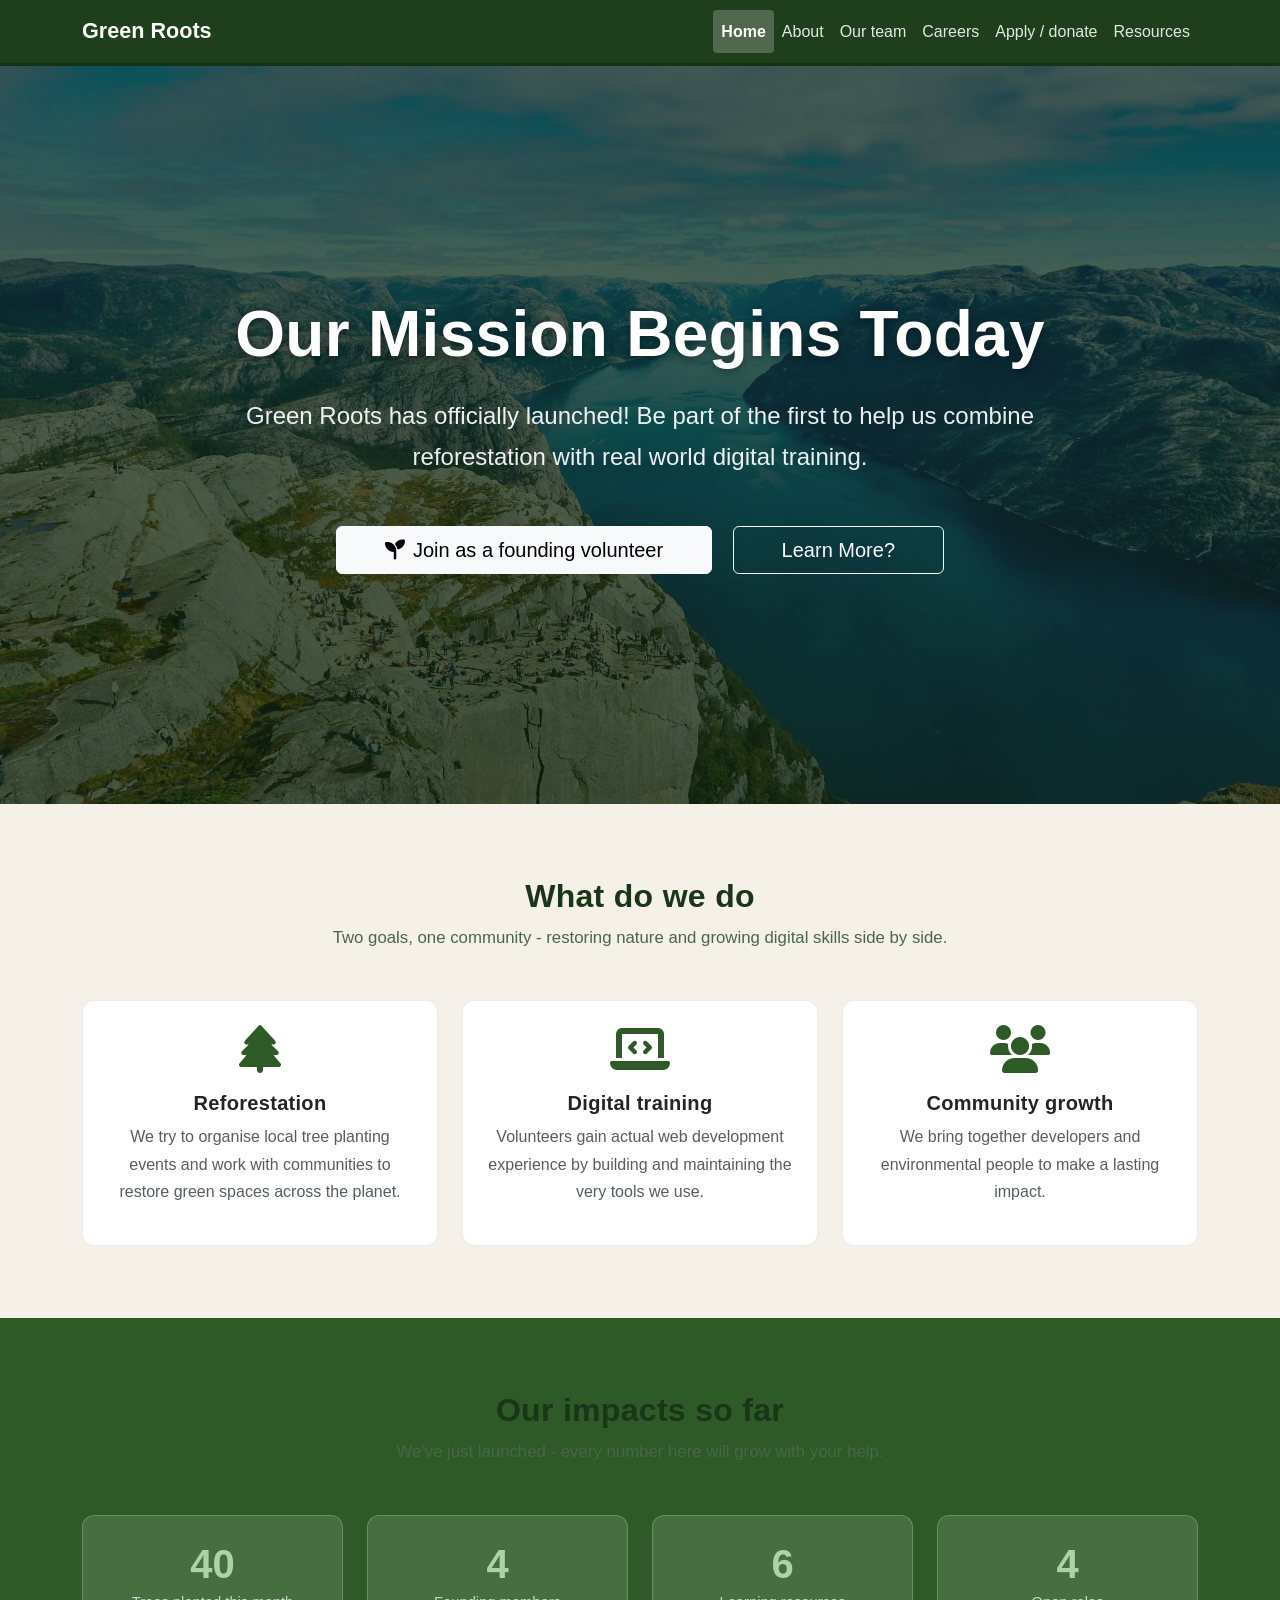
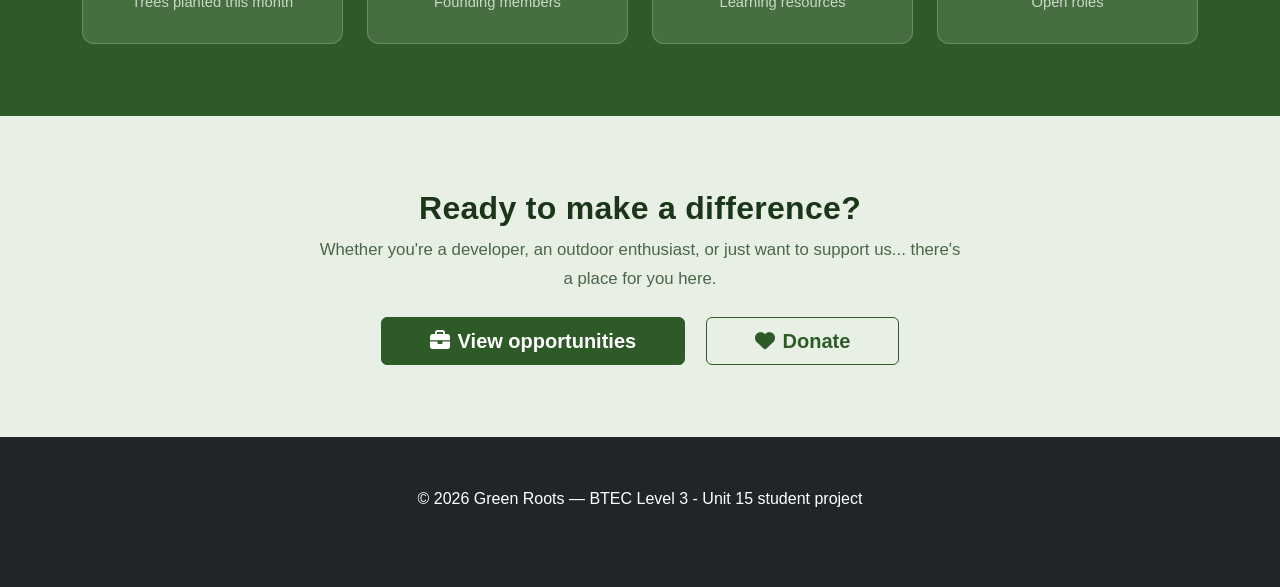
<file: index.html>
<!DOCTYPE html>
<html lang="en">
<head>
    <meta charset="UTF-8">
    <meta name="viewport" content="width=device-width, initial-scale=1.0">
    <title>Green Roots | Restoring the planet</title>
    <meta name="description" content="Green Roots combines local reforestation with real-world digital training for aspiring developers. Join us today.">
    <link href="https://cdn.jsdelivr.net/npm/bootstrap@5.3.3/dist/css/bootstrap.min.css" rel="stylesheet">
    <link rel="stylesheet" href="https://cdnjs.cloudflare.com/ajax/libs/font-awesome/6.5.1/css/all.min.css">
    <link rel="stylesheet" href="css/style.css">
    <link rel="icon" type="image/png" href="images/logo.webp">
</head>
<body>
    <a class="skip-link" href="#main-content">Skip to main content</a>
    <nav class="navbar navbar-expand-lg sticky-top" role="navigation" aria-label="Main navigation">
        <div class="container">
            <a class="navbar-brand" href="index.html" aria-label="Green Roots homepage">Green Roots</a>
            <button class="navbar-toggler" type="button" data-bs-toggle="collapse" data-bs-target="#mainNav"
                    aria-controls="mainNav" aria-expanded="false" aria-label="Toggle navigation">
                <span class="navbar-toggler-icon"></span>
            </button>
            <div class="collapse navbar-collapse" id="mainNav">
                <ul class="navbar-nav ms-auto" role="list">
                    <li class="nav-item"><a class="nav-link active" aria-current="page" href="index.html">Home</a></li>
                    <li class="nav-item"><a class="nav-link" href="html/about.html">About</a></li>
                    <li class="nav-item"><a class="nav-link" href="html/team.html">Our team</a></li>
                    <li class="nav-item"><a class="nav-link" href="html/careers.html">Careers</a></li>
                    <li class="nav-item"><a class="nav-link" href="html/apply.html">Apply / donate</a></li>
                    <li class="nav-item"><a class="nav-link" href="html/resources.html">Resources</a></li>
                </ul>
            </div>
        </div>
    </nav>
    <main id="main-content">
        <section class="hero" aria-labelledby="hero-heading">
            <div class="container">
                <div class="row justify-content-center text-center">
                    <div class="col-lg-9">
                        <h1 id="hero-heading" class="display-3 fw-bold mb-4">Our Mission Begins Today</h1>
                        <p class="lead mb-5 fs-4">
                            Green Roots has officially launched! Be part of the first to help us combine
                            reforestation with real world digital training.
                        </p>
                        <a href="html/apply.html" class="btn btn-light btn-lg px-5 me-md-3 mb-3 mb-md-0">
                            <i class="fas fa-seedling me-2" aria-hidden="true"></i>Join as a founding volunteer
                        </a>
                        <a href="html/about.html" class="btn btn-outline-light btn-lg px-5">
                            Learn More?
                        </a>
                    </div>
                </div>
            </div>
        </section>
        <section class="section-cream" aria-labelledby="what-heading">
            <div class="container">
                <div class="text-center mb-5">
                    <h2 id="what-heading" class="section-title">What do we do</h2>
                    <p class="section-subtitle">Two goals, one community - restoring nature and growing digital skills side by side.</p>
                </div>
                <div class="row g-4">
                    <div class="col-md-4">
                        <div class="card h-100 p-4 text-center">
                            <div class="mb-3">
                                <i class="fas fa-tree fa-3x text-success" aria-hidden="true"></i>
                            </div>
                            <h3 class="h5 fw-bold">Reforestation</h3>
                            <p class="text-muted">We try to organise local tree planting events and work with communities to restore green spaces across the planet.</p>
                        </div>
                    </div>
                    <div class="col-md-4">
                        <div class="card h-100 p-4 text-center">
                            <div class="mb-3">
                                <i class="fas fa-laptop-code fa-3x text-success" aria-hidden="true"></i>
                            </div>
                            <h3 class="h5 fw-bold">Digital training</h3>
                            <p class="text-muted">Volunteers gain actual web development experience by building and maintaining the very tools we use.</p>
                        </div>
                    </div>
                    <div class="col-md-4">
                        <div class="card h-100 p-4 text-center">
                            <div class="mb-3">
                                <i class="fas fa-users fa-3x text-success" aria-hidden="true"></i>
                            </div>
                            <h3 class="h5 fw-bold">Community growth</h3>
                            <p class="text-muted">We bring together developers and environmental people to make a lasting impact.</p>
                        </div>
                    </div>
                </div>
            </div>
        </section>
        <section class="section-alt" aria-labelledby="impact-heading">
            <div class="container">
                <div class="text-center mb-5">
                    <h2 id="impact-heading" class="section-title">Our impacts so far</h2>
                    <p class="section-subtitle">We've just launched - every number here will grow with your help.</p>
                </div>
                <div class="row g-4 justify-content-center">
                    <div class="col-6 col-md-3">
                        <div class="stat-card">
                            <div class="stat-number" id="treeCount" aria-label="40 trees planted this month">40</div>
                            <div class="stat-label">Trees planted this month</div>
                        </div>
                    </div>
                    <div class="col-6 col-md-3">
                        <div class="stat-card">
                            <div class="stat-number" id="memberCount" aria-label="4 founding members">4</div>
                            <div class="stat-label">Founding members</div>
                        </div>
                    </div>
                    <div class="col-6 col-md-3">
                        <div class="stat-card">
                            <div class="stat-number" id="resourceCount" aria-label="6 learning resources">6</div>
                            <div class="stat-label">Learning resources</div>
                        </div>
                    </div>
                    <div class="col-6 col-md-3">
                        <div class="stat-card">
                            <div class="stat-number" id="roleCount" aria-label="4 open roles">4</div>
                            <div class="stat-label">Open roles</div>
                        </div>
                    </div>
                </div>
            </div>
        </section>
        <section class="section-sage" aria-labelledby="cta-heading">
            <div class="container">
                <div class="row justify-content-center text-center">
                    <div class="col-lg-7">
                        <h2 id="cta-heading" class="section-title">Ready to make a difference?</h2>
                        <p class="section-subtitle mb-4">Whether you're a developer, an outdoor enthusiast, or just want to support us... there's a place for you here.</p>
                        <a href="html/careers.html" class="btn btn-success btn-lg px-5 me-md-3 mb-3 mb-md-0">
                            <i class="fas fa-briefcase me-2" aria-hidden="true"></i>View opportunities
                        </a>
                        <a href="html/apply.html" class="btn btn-outline-success btn-lg px-5">
                            <i class="fas fa-heart me-2" aria-hidden="true"></i>Donate
                        </a>
                    </div>
                </div>
            </div>
        </section>
    </main>
    <footer class="bg-dark text-white py-5 text-center">
        <div class="container">
            <p class="mb-1">&copy; 2026 Green Roots &mdash; BTEC Level 3 - Unit 15 student project</p>
            <p class="mb-0 text-muted" style="font-size:0.85rem;">All images are royalty free.</p>
        </div>
    </footer>
    <script src="https://cdn.jsdelivr.net/npm/bootstrap@5.3.3/dist/js/bootstrap.bundle.min.js"></script>
    <script src="javascript/script.js"></script>
</body>
</html>
</file>
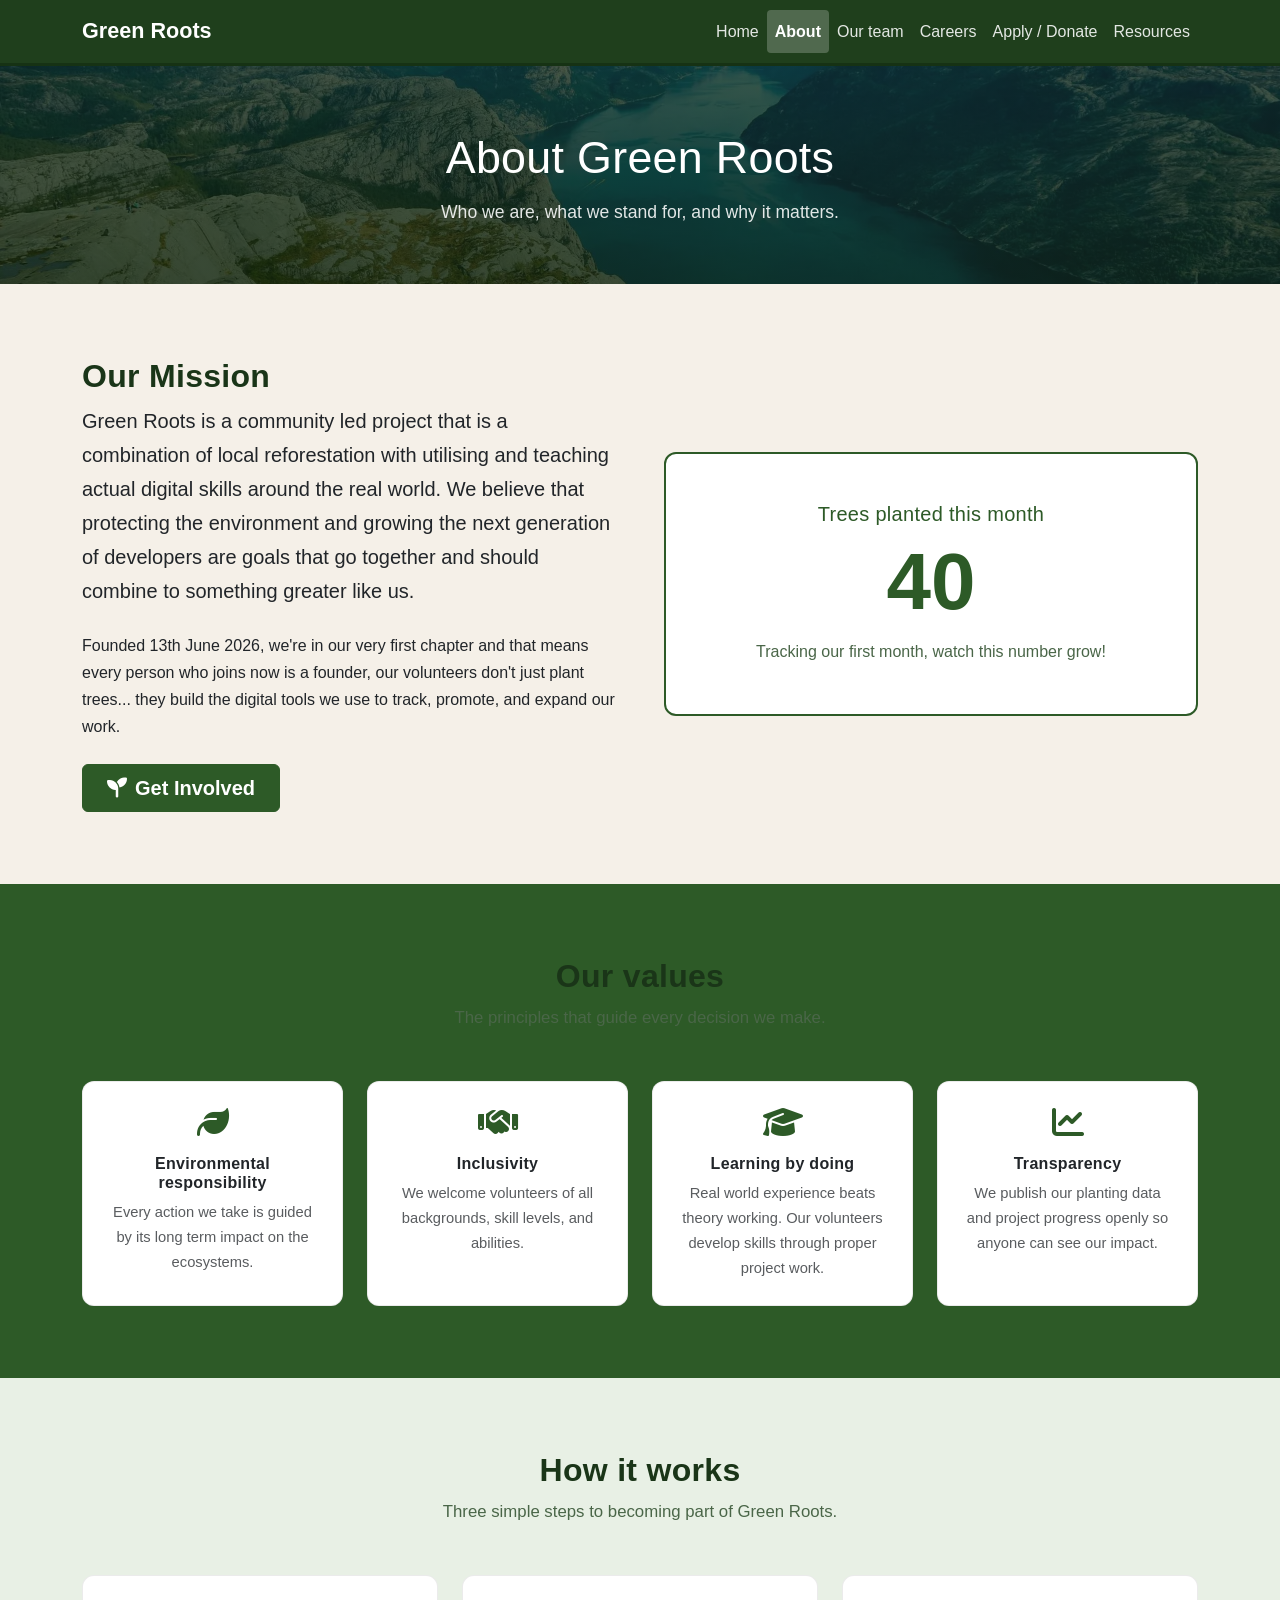
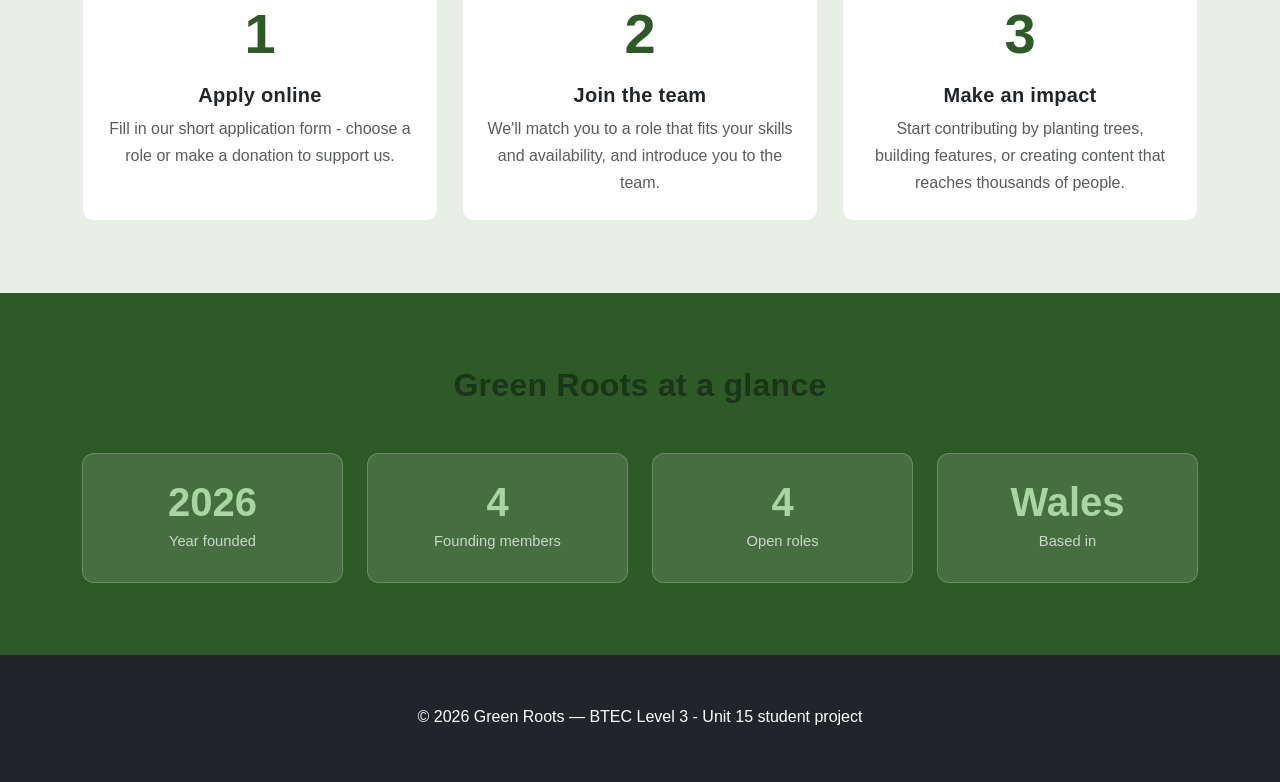
<file: html/about.html>
<!DOCTYPE html>
<html lang="en">
<head>
    <meta charset="UTF-8">
    <meta name="viewport" content="width=device-width, initial-scale=1.0">
    <title>About Us | Green Roots</title>
    <meta name="description" content="Learn about Green Roots - our mission, values, and how we combine reforestation with digital training.">
    <link href="https://cdn.jsdelivr.net/npm/bootstrap@5.3.3/dist/css/bootstrap.min.css" rel="stylesheet">
    <link rel="stylesheet" href="https://cdnjs.cloudflare.com/ajax/libs/font-awesome/6.5.1/css/all.min.css">
    <link rel="stylesheet" href="../css/style.css">
    <link rel="icon" type="image/png" href="../images/logo.webp">
</head>
<body>
    <a class="skip-link" href="#main-content">Skip to main content</a>
    <nav class="navbar navbar-expand-lg sticky-top" role="navigation" aria-label="Main navigation">
        <div class="container">
            <a class="navbar-brand" href="../index.html" aria-label="Green Roots homepage">Green Roots</a>
            <button class="navbar-toggler" type="button" data-bs-toggle="collapse" data-bs-target="#mainNav"
                    aria-controls="mainNav" aria-expanded="false" aria-label="Toggle navigation">
                <span class="navbar-toggler-icon"></span>
            </button>
            <div class="collapse navbar-collapse" id="mainNav">
                <ul class="navbar-nav ms-auto" role="list">
                    <li class="nav-item"><a class="nav-link" href="../index.html">Home</a></li>
                    <li class="nav-item"><a class="nav-link active" aria-current="page" href="about.html">About</a></li>
                    <li class="nav-item"><a class="nav-link" href="team.html">Our team</a></li>
                    <li class="nav-item"><a class="nav-link" href="careers.html">Careers</a></li>
                    <li class="nav-item"><a class="nav-link" href="apply.html">Apply / Donate</a></li>
                    <li class="nav-item"><a class="nav-link" href="resources.html">Resources</a></li>
                </ul>
            </div>
        </div>
    </nav>
    <div class="page-hero" role="banner">
        <div class="container">
            <h1>About Green Roots</h1>
            <p>Who we are, what we stand for, and why it matters.</p>
        </div>
    </div>
    <main id="main-content">
        <section class="section-cream" aria-labelledby="mission-heading">
            <div class="container">
                <div class="row align-items-center g-5">
                    <div class="col-lg-6">
                        <h2 id="mission-heading" class="section-title">Our Mission</h2>
                        <p class="lead mb-4">
                            Green Roots is a community led project that is a combination of local reforestation with utilising and teaching
                            actual digital skills around the real world. We believe that protecting the environment and growing the next
                            generation of developers are goals that go together and should combine to something greater like us.
                        </p>
                        <p class="mb-4">
                            Founded 13th June 2026, we're in our very first chapter and that means every person
                            who joins now is a founder, our volunteers don't just plant trees... they build
                            the digital tools we use to track, promote, and expand our work.
                        </p>
                        <a href="apply.html" class="btn btn-success btn-lg px-4">
                            <i class="fas fa-seedling me-2" aria-hidden="true"></i>Get Involved
                        </a>
                    </div>
                    <div class="col-lg-6">
                        <div class="impact-box text-center p-5">
                            <h3 class="h5 mb-1" style="color:#2D5A27;">Trees planted this month</h3>
                            <div class="display-1 fw-bold my-2" id="treeCount" aria-label="40 trees planted this month">40</div>
                            <p class="mb-0">Tracking our first month, watch this number grow!</p>
                        </div>
                    </div>
                </div>
            </div>
        </section>
        <section class="section-alt" aria-labelledby="values-heading">
            <div class="container">
                <div class="text-center mb-5">
                    <h2 id="values-heading" class="section-title">Our values</h2>
                    <p class="section-subtitle">The principles that guide every decision we make.</p>
                </div>
                <div class="row g-4">
                    <div class="col-md-6 col-lg-3">
                        <div class="card h-100 p-4 text-center">
                            <i class="fas fa-leaf fa-2x text-success mb-3" aria-hidden="true"></i>
                            <h3 class="h6 fw-bold">Environmental responsibility</h3>
                            <p class="text-muted mb-0" style="font-size:0.92rem;">Every action we take is guided by its long term impact on the ecosystems.</p>
                        </div>
                    </div>
                    <div class="col-md-6 col-lg-3">
                        <div class="card h-100 p-4 text-center">
                            <i class="fas fa-handshake fa-2x text-success mb-3" aria-hidden="true"></i>
                            <h3 class="h6 fw-bold">Inclusivity</h3>
                            <p class="text-muted mb-0" style="font-size:0.92rem;">We welcome volunteers of all backgrounds, skill levels, and abilities.</p>
                        </div>
                    </div>
                    <div class="col-md-6 col-lg-3">
                        <div class="card h-100 p-4 text-center">
                            <i class="fas fa-graduation-cap fa-2x text-success mb-3" aria-hidden="true"></i>
                            <h3 class="h6 fw-bold">Learning by doing</h3>
                            <p class="text-muted mb-0" style="font-size:0.92rem;">Real world experience beats theory working. Our volunteers develop skills through proper project work.</p>
                        </div>
                    </div>
                    <div class="col-md-6 col-lg-3">
                        <div class="card h-100 p-4 text-center">
                            <i class="fas fa-chart-line fa-2x text-success mb-3" aria-hidden="true"></i>
                            <h3 class="h6 fw-bold">Transparency</h3>
                            <p class="text-muted mb-0" style="font-size:0.92rem;">We publish our planting data and project progress openly so anyone can see our impact.</p>
                        </div>
                    </div>
                </div>
            </div>
        </section>
        <section class="section-sage" aria-labelledby="how-heading">
            <div class="container">
                <div class="text-center mb-5">
                    <h2 id="how-heading" class="section-title">How it works</h2>
                    <p class="section-subtitle">Three simple steps to becoming part of Green Roots.</p>
                </div>
                <div class="row g-4 justify-content-center">
                    <div class="col-md-4 text-center">
                        <div class="card p-4 h-100">
                            <div class="display-4 fw-bold text-success mb-3" aria-hidden="true">1</div>
                            <h3 class="h5 fw-bold">Apply online</h3>
                            <p class="text-muted mb-0">Fill in our short application form - choose a role or make a donation to support us.</p>
                        </div>
                    </div>
                    <div class="col-md-4 text-center">
                        <div class="card p-4 h-100">
                            <div class="display-4 fw-bold text-success mb-3" aria-hidden="true">2</div>
                            <h3 class="h5 fw-bold">Join the team</h3>
                            <p class="text-muted mb-0">We'll match you to a role that fits your skills and availability, and introduce you to the team.</p>
                        </div>
                    </div>
                    <div class="col-md-4 text-center">
                        <div class="card p-4 h-100">
                            <div class="display-4 fw-bold text-success mb-3" aria-hidden="true">3</div>
                            <h3 class="h5 fw-bold">Make an impact</h3>
                            <p class="text-muted mb-0">Start contributing by planting trees, building features, or creating content that reaches thousands of people.</p>
                        </div>
                    </div>
                </div>
            </div>
        </section>
        <section class="section-alt" aria-labelledby="stats-heading">
            <div class="container">
                <div class="text-center mb-5">
                    <h2 id="stats-heading" class="section-title">Green Roots at a glance</h2>
                </div>
                <div class="row g-4 justify-content-center">
                    <div class="col-6 col-md-3">
                        <div class="stat-card">
                            <div class="stat-number">2026</div>
                            <div class="stat-label">Year founded</div>
                        </div>
                    </div>
                    <div class="col-6 col-md-3">
                        <div class="stat-card">
                            <div class="stat-number">4</div>
                            <div class="stat-label">Founding members</div>
                        </div>
                    </div>
                    <div class="col-6 col-md-3">
                        <div class="stat-card">
                            <div class="stat-number">4</div>
                            <div class="stat-label">Open roles</div>
                        </div>
                    </div>
                    <div class="col-6 col-md-3">
                        <div class="stat-card">
                            <div class="stat-number">Wales</div>
                            <div class="stat-label">Based in</div>
                        </div>
                    </div>
                </div>
            </div>
        </section>
    </main>
    <footer class="bg-dark text-white py-5 text-center">
        <div class="container">
            <p class="mb-1">&copy; 2026 Green Roots &mdash; BTEC Level 3 - Unit 15 student project</p>
        </div>
    </footer>
    <script src="https://cdn.jsdelivr.net/npm/bootstrap@5.3.3/dist/js/bootstrap.bundle.min.js"></script>
    <script src="../javascript/script.js"></script>
</body>
</html>
</file>
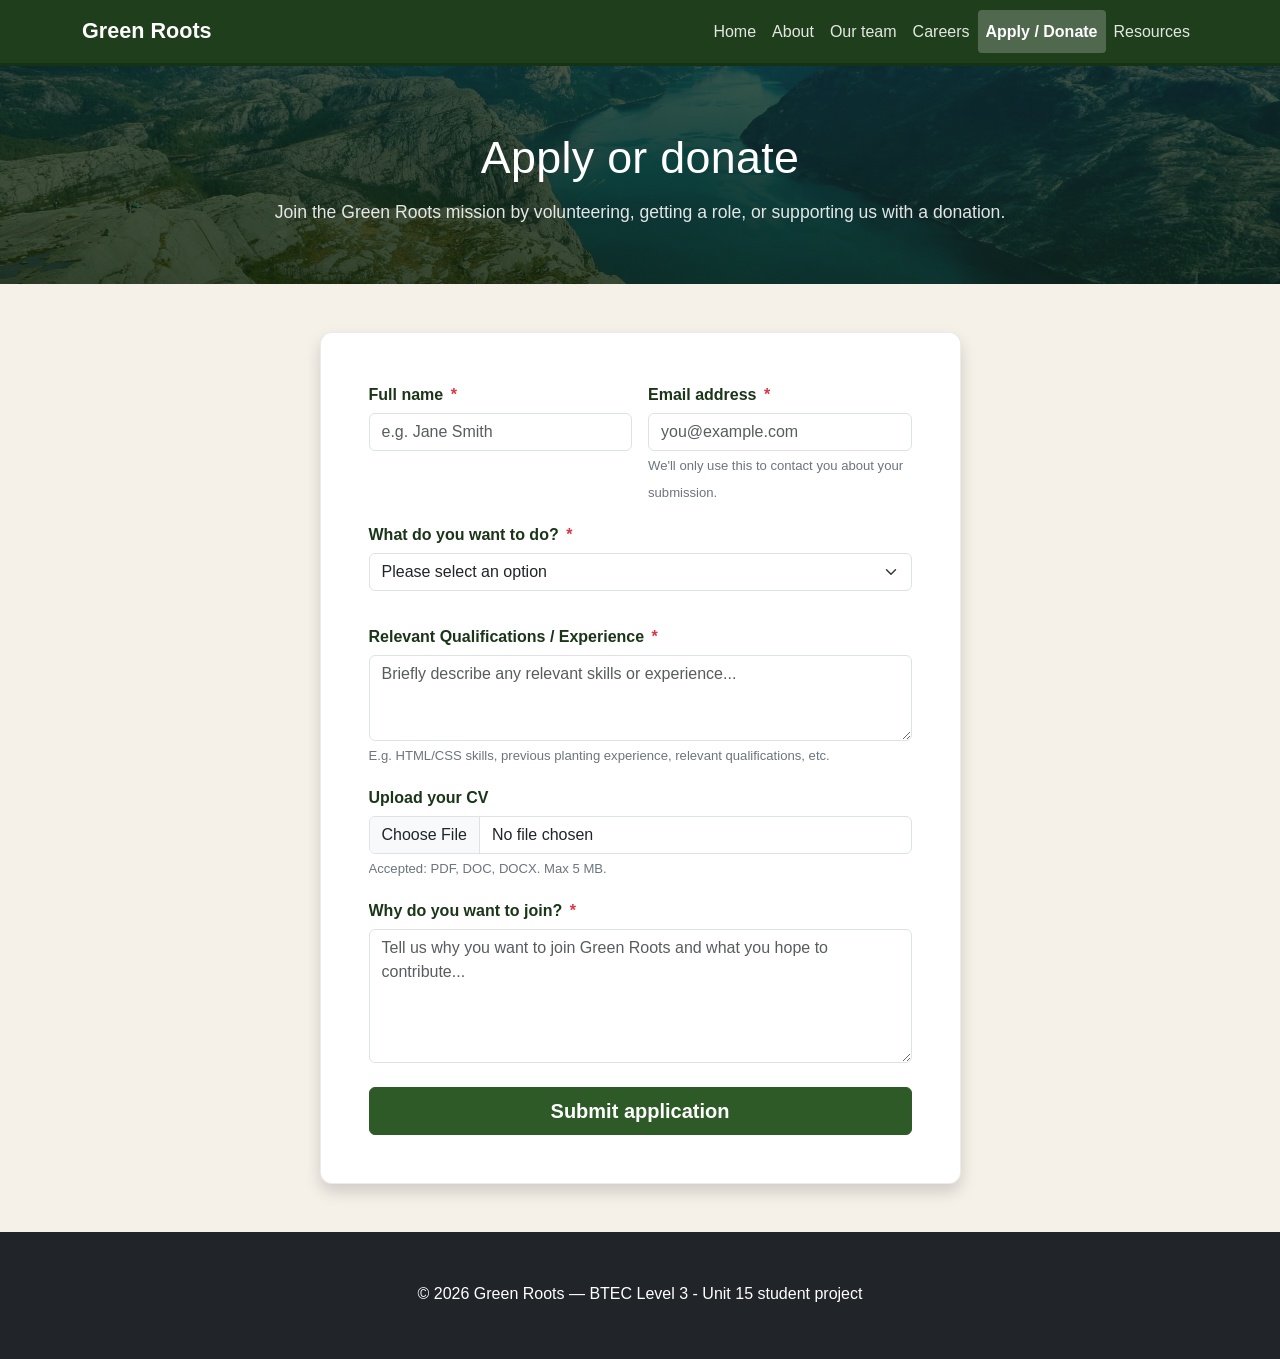
<file: html/apply.html>
<!DOCTYPE html>
<html lang="en">
<head>
    <meta charset="UTF-8">
    <meta name="viewport" content="width=device-width, initial-scale=1.0">
    <title>Join us | Green Roots</title>
    <link href="https://cdn.jsdelivr.net/npm/bootstrap@5.3.3/dist/css/bootstrap.min.css" rel="stylesheet">
    <link rel="stylesheet" href="https://cdnjs.cloudflare.com/ajax/libs/font-awesome/6.5.1/css/all.min.css">
    <link rel="stylesheet" href="../css/style.css">
    <link rel="icon" type="image/png" href="../images/logo.webp">
    <style>
        #apply-section { background-color: #f5f0e8; }
    </style>
</head>
<body>

    <a class="skip-link" href="#main-content">Skip to main content</a>

    <nav class="navbar navbar-expand-lg sticky-top" role="navigation" aria-label="Main navigation">
        <div class="container">
            <a class="navbar-brand" href="index.html" aria-label="Green Roots homepage">Green Roots</a>
            <button class="navbar-toggler" type="button" data-bs-toggle="collapse" data-bs-target="#mainNav"
                    aria-controls="mainNav" aria-expanded="false" aria-label="Toggle navigation">
                <span class="navbar-toggler-icon"></span>
            </button>
            <div class="collapse navbar-collapse" id="mainNav">
                <ul class="navbar-nav ms-auto" role="list">
                    <li class="nav-item"><a class="nav-link" href="../index.html">Home</a></li>
                    <li class="nav-item"><a class="nav-link" href="about.html">About</a></li>
                    <li class="nav-item"><a class="nav-link" href="team.html">Our team</a></li>
                    <li class="nav-item"><a class="nav-link" href="careers.html">Careers</a></li>
                    <li class="nav-item"><a class="nav-link active" aria-current="page" href="apply.html">Apply / Donate</a></li>
                    <li class="nav-item"><a class="nav-link" href="resources.html">Resources</a></li>
                </ul>
            </div>
        </div>
    </nav>
    <div class="page-hero" role="banner">
        <div class="container">
            <h1>Apply or donate</h1>
            <p>Join the Green Roots mission by volunteering, getting a role, or supporting us with a donation.</p>
        </div>
    </div>
    <main id="main-content">
        <section id="apply-section" class="py-5">
            <div class="container">
                <div class="row justify-content-center">
                    <div class="col-lg-7">
                        <form id="applicationForm" class="card p-4 p-md-5 shadow"
                              novalidate aria-label="Application and donation form">
                            <div class="row g-3 mb-3">
                                <div class="col-md-6">
                                    <label for="name" class="form-label">
                                        Full name <span class="required-star" aria-hidden="true">*</span>
                                    </label>
                                    <input type="text" class="form-control" id="name"
                                           placeholder="e.g. Jane Smith"
                                           autocomplete="name"
                                           aria-required="true"
                                           aria-describedby="nameError">
                                    <span id="nameError" class="field-error" role="alert"></span>
                                </div>
                                <div class="col-md-6">
                                    <label for="email" class="form-label">
                                        Email address <span class="required-star" aria-hidden="true">*</span>
                                    </label>
                                    <input type="email" class="form-control" id="email"
                                           placeholder="you@example.com"
                                           autocomplete="email"
                                           aria-required="true"
                                           aria-describedby="emailError emailHelp">
                                    <span id="emailHelp" class="form-help">We'll only use this to contact you about your submission.</span>
                                    <span id="emailError" class="field-error" role="alert"></span>
                                </div>
                            </div>
                            <div class="mb-3">
                                <label for="interest" class="form-label">
                                    What do you want to do? <span class="required-star" aria-hidden="true">*</span>
                                </label>
                                <select class="form-select" id="interest"
                                        aria-required="true"
                                        aria-describedby="interestError">
                                    <option value="">Please select an option</option>
                                    <option value="analyst">Junior data analyst</option>
                                    <option value="outreach">Outreach coordinator</option>
                                    <option value="field">Field bolunteer</option>
                                    <option value="content">Content creator</option>
                                    <option value="other">Other</option>
                                    <option value="donate">Make a donation</option>
                                </select>
                                <span id="interestError" class="field-error" role="alert"></span>
                            </div>
                            <div class="form-field-wrap mb-3 hidden" id="otherWrap">
                                <label for="otherDetail" class="form-label">
                                    Please specify <span class="required-star" aria-hidden="true">*</span>
                                </label>
                                <input type="text" class="form-control" id="otherDetail"
                                       placeholder="Tell us what you'd like to do..."
                                       aria-describedby="otherDetailError">
                                <span id="otherDetailError" class="field-error" role="alert"></span>
                            </div>
                            <div class="form-field-wrap mb-3" id="qualificationsWrap">
                                <label for="qualifications" class="form-label">
                                    Relevant Qualifications / Experience
                                    <span class="required-star" aria-hidden="true">*</span>
                                </label>
                                <textarea class="form-control" id="qualifications" rows="3"
                                          placeholder="Briefly describe any relevant skills or experience..."
                                          aria-required="true"
                                          aria-describedby="qualificationsError qualificationsHelp"></textarea>
                                <span id="qualificationsHelp" class="form-help">E.g. HTML/CSS skills, previous planting experience, relevant qualifications, etc.</span>
                                <span id="qualificationsError" class="field-error" role="alert"></span>
                            </div>
                            <div class="form-field-wrap mb-3" id="cvWrap">
                                <label for="cvUpload" class="form-label">Upload your CV</label>
                                <input type="file" class="form-control" id="cvUpload"
                                       accept=".pdf,.doc,.docx"
                                       aria-describedby="cvHelp cvDisplay">
                                <span id="cvHelp" class="form-help">Accepted: PDF, DOC, DOCX. Max 5 MB.</span>
                                <span id="cvDisplay" class="d-block" aria-live="polite"></span>
                            </div>
                            <div class="form-field-wrap mb-4" id="messageWrap">
                                <label for="message" class="form-label">
                                    Why do you want to join?
                                    <span class="required-star" aria-hidden="true">*</span>
                                </label>
                                <textarea class="form-control" id="message" rows="5"
                                          placeholder="Tell us why you want to join Green Roots and what you hope to contribute..."
                                          aria-required="true"
                                          aria-describedby="messageError"></textarea>
                                <span id="messageError" class="field-error" role="alert"></span>
                            </div>
                            <button type="submit" class="btn btn-success btn-lg w-100" id="submitBtn">
                                <span class="btn-spinner" id="btnSpinner" aria-hidden="true"></span>
                                <span id="btnText">Submit application</span>
                            </button>
                        </form>
                        <div id="errorMsg" class="alert mt-4 d-none" role="alert" aria-live="assertive"></div>
                    </div>
                </div>
            </div>
        </section>
    </main>
    <div id="successOverlay" class="success-overlay d-none"
         role="dialog" aria-modal="true"
         aria-labelledby="successTitle" aria-describedby="successDesc">
        <div class="success-card shadow p-5 text-center">
            <div class="display-1 mb-3" aria-hidden="true">🌳</div>
            <h2 id="successTitle" class="text-success fw-bold mb-3">Thank you!</h2>
            <p id="successDesc" class="fs-5 text-dark mb-2">Your application has been received.</p>
            <p class="fs-5 text-dark mb-4">Your action today will help plant approximately 10 new trees!</p>
            <button id="closeOverlay" class="btn btn-success btn-lg px-5 rounded-pill">Okay!</button>
        </div>
    </div>
    <footer class="bg-dark text-white py-5 text-center">
        <div class="container">
            <p class="mb-1">&copy; 2026 Green Roots &mdash; BTEC Level 3 - Unit 15 student project</p>
        </div>
    </footer>
    <script src="https://cdn.jsdelivr.net/npm/bootstrap@5.3.3/dist/js/bootstrap.bundle.min.js"></script>
    <script src="../javascript/script.js"></script>
    <script>
    (function () {
        'use strict';

        const form            = document.getElementById('applicationForm');
        const nameInput       = document.getElementById('name');
        const emailInput      = document.getElementById('email');
        const interestSelect  = document.getElementById('interest');
        const otherDetail     = document.getElementById('otherDetail');
        const qualifInput     = document.getElementById('qualifications');
        const messageInput    = document.getElementById('message');
        const cvInput         = document.getElementById('cvUpload');

        const otherWrap       = document.getElementById('otherWrap');
        const qualifWrap      = document.getElementById('qualificationsWrap');
        const cvWrap          = document.getElementById('cvWrap');
        const messageWrap     = document.getElementById('messageWrap');

        const submitBtn       = document.getElementById('submitBtn');
        const btnText         = document.getElementById('btnText');
        const btnSpinner      = document.getElementById('btnSpinner');
        const successOverlay  = document.getElementById('successOverlay');
        const closeOverlay    = document.getElementById('closeOverlay');
        const errorMsg        = document.getElementById('errorMsg');
        const cvDisplay       = document.getElementById('cvDisplay');

        cvInput.addEventListener('change', function () {
            if (this.files && this.files[0]) {
                const f = this.files[0];
                cvDisplay.textContent = `Selected: ${f.name} (${(f.size/1024).toFixed(0)} KB)`;
                cvDisplay.style.color = '#198754';
                cvDisplay.style.fontWeight = '500';
                cvDisplay.style.fontSize = '0.82rem';
            } else {
                cvDisplay.textContent = '';
            }
        });

        interestSelect.addEventListener('change', function () {
            const v = this.value;
            const isDonate = v === 'donate';
            const isOther  = v === 'other';

            isOther ? otherWrap.classList.remove('hidden') : otherWrap.classList.add('hidden');
            if (!isOther) { otherDetail.value = ''; clearFieldState(otherDetail, 'otherDetailError'); }

            if (isDonate) {
                qualifWrap.classList.add('hidden');
                cvWrap.classList.add('hidden');
                messageWrap.classList.add('hidden');
                btnText.textContent = 'Proceed to Donation 💚';
            } else {
                qualifWrap.classList.remove('hidden');
                cvWrap.classList.remove('hidden');
                messageWrap.classList.remove('hidden');
                btnText.textContent = 'Submit Application';
            }
            clearFieldState(interestSelect, 'interestError');
        });

        function showError(input, errorId, msg) {
            input.classList.add('is-invalid'); input.classList.remove('is-valid');
            const el = document.getElementById(errorId);
            if (el) { el.textContent = msg; el.classList.add('visible'); }
        }
        function showSuccess(input, errorId) {
            input.classList.add('is-valid'); input.classList.remove('is-invalid');
            const el = document.getElementById(errorId);
            if (el) { el.textContent = ''; el.classList.remove('visible'); }
        }
        function clearFieldState(input, errorId) {
            input.classList.remove('is-valid','is-invalid');
            const el = document.getElementById(errorId);
            if (el) { el.textContent = ''; el.classList.remove('visible'); }
        }
        function validEmail(e) { return /^[^\s@]+@[^\s@]+\.[^\s@]+$/.test(e); }

        nameInput.addEventListener('blur', function() {
            this.value.trim() ? showSuccess(this,'nameError') : showError(this,'nameError','Please enter your full name.');
        });
        nameInput.addEventListener('input', function() { if(this.value.trim()) showSuccess(this,'nameError'); });

        emailInput.addEventListener('blur', function() {
            const v = this.value.trim();
            if (!v) showError(this,'emailError','Please enter your email address.');
            else if (!validEmail(v)) showError(this,'emailError','Please enter a valid email address (e.g. name@example.com).');
            else showSuccess(this,'emailError');
        });
        emailInput.addEventListener('input', function() { if(validEmail(this.value.trim())) showSuccess(this,'emailError'); });

        otherDetail.addEventListener('blur', function() {
            if (interestSelect.value === 'other' && !this.value.trim())
                showError(this,'otherDetailError','Please tell us what you would like to do.');
            else if (this.value.trim()) showSuccess(this,'otherDetailError');
        });
        otherDetail.addEventListener('input', function() { if(this.value.trim()) showSuccess(this,'otherDetailError'); });

        qualifInput.addEventListener('blur', function() {
            if (interestSelect.value !== 'donate' && !this.value.trim())
                showError(this,'qualificationsError','Please describe your qualifications or experience.');
            else if (this.value.trim()) showSuccess(this,'qualificationsError');
        });
        qualifInput.addEventListener('input', function() { if(this.value.trim()) showSuccess(this,'qualificationsError'); });

        messageInput.addEventListener('blur', function() {
            if (interestSelect.value !== 'donate' && !this.value.trim())
                showError(this,'messageError','Please tell us why you want to join.');
            else if (this.value.trim()) showSuccess(this,'messageError');
        });
        messageInput.addEventListener('input', function() { if(this.value.trim()) showSuccess(this,'messageError'); });

        form.addEventListener('submit', function(e) {
            e.preventDefault();
            errorMsg.classList.add('d-none');

            const isDonate = interestSelect.value === 'donate';
            const isOther  = interestSelect.value === 'other';
            let valid = true;

            if (!nameInput.value.trim()) { showError(nameInput,'nameError','Please enter your full name.'); valid = false; }
            else showSuccess(nameInput,'nameError');

            const emailVal = emailInput.value.trim();
            if (!emailVal) { showError(emailInput,'emailError','Please enter your email address.'); valid = false; }
            else if (!validEmail(emailVal)) { showError(emailInput,'emailError','Please enter a valid email address.'); valid = false; }
            else showSuccess(emailInput,'emailError');

            if (!interestSelect.value) { showError(interestSelect,'interestError','Please select an option.'); valid = false; }
            else showSuccess(interestSelect,'interestError');

            if (isOther && !otherDetail.value.trim()) { showError(otherDetail,'otherDetailError','Please tell us what you would like to do.'); valid = false; }
            else if (isOther) showSuccess(otherDetail,'otherDetailError');

            if (!isDonate) {
                if (!qualifInput.value.trim()) { showError(qualifInput,'qualificationsError','Please describe your qualifications or experience.'); valid = false; }
                else showSuccess(qualifInput,'qualificationsError');
                if (!messageInput.value.trim()) { showError(messageInput,'messageError','Please tell us why you want to join.'); valid = false; }
                else showSuccess(messageInput,'messageError');
            }

            if (!valid) {
                errorMsg.textContent = 'Please fix the errors above before submitting.';
                errorMsg.classList.remove('d-none');
                form.querySelector('.is-invalid')?.scrollIntoView({ behavior:'smooth', block:'center' });
                return;
            }

            if (isDonate) {
                submitBtn.disabled = true;
                btnSpinner.classList.add('active');
                btnText.textContent = 'Redirecting…';
                setTimeout(() => {
                    window.open('https://ko-fi.com/starlover0104','_blank','noopener,noreferrer');
                    submitBtn.disabled = false;
                    btnSpinner.classList.remove('active');
                    btnText.textContent = 'Proceed to Donation 💚';
                }, 800);
                return;
            }

            submitBtn.disabled = true;
            btnSpinner.classList.add('active');
            btnText.textContent = 'Submitting…';
            setTimeout(() => {
                submitBtn.disabled = false;
                btnSpinner.classList.remove('active');
                btnText.textContent = 'Submit Application';
                successOverlay.classList.remove('d-none');
                closeOverlay.focus();
            }, 1400);
        });

        closeOverlay.addEventListener('click', function() {
            successOverlay.classList.add('d-none');
            form.reset();
            [nameInput,emailInput,interestSelect,qualifInput,messageInput,cvInput,otherDetail].forEach(el => {
                el.classList.remove('is-valid','is-invalid');
            });
            ['nameError','emailError','interestError','otherDetailError','qualificationsError','messageError'].forEach(id => {
                const el = document.getElementById(id);
                if (el) { el.textContent = ''; el.classList.remove('visible'); }
            });
            cvDisplay.textContent = '';
            otherWrap.classList.add('hidden');
            qualifWrap.classList.remove('hidden');
            cvWrap.classList.remove('hidden');
            messageWrap.classList.remove('hidden');
            btnText.textContent = 'Submit Application';
        });
        successOverlay.addEventListener('keydown', e => { if(e.key==='Escape') closeOverlay.click(); });

    })();
    </script>
</body>
</html>
</file>
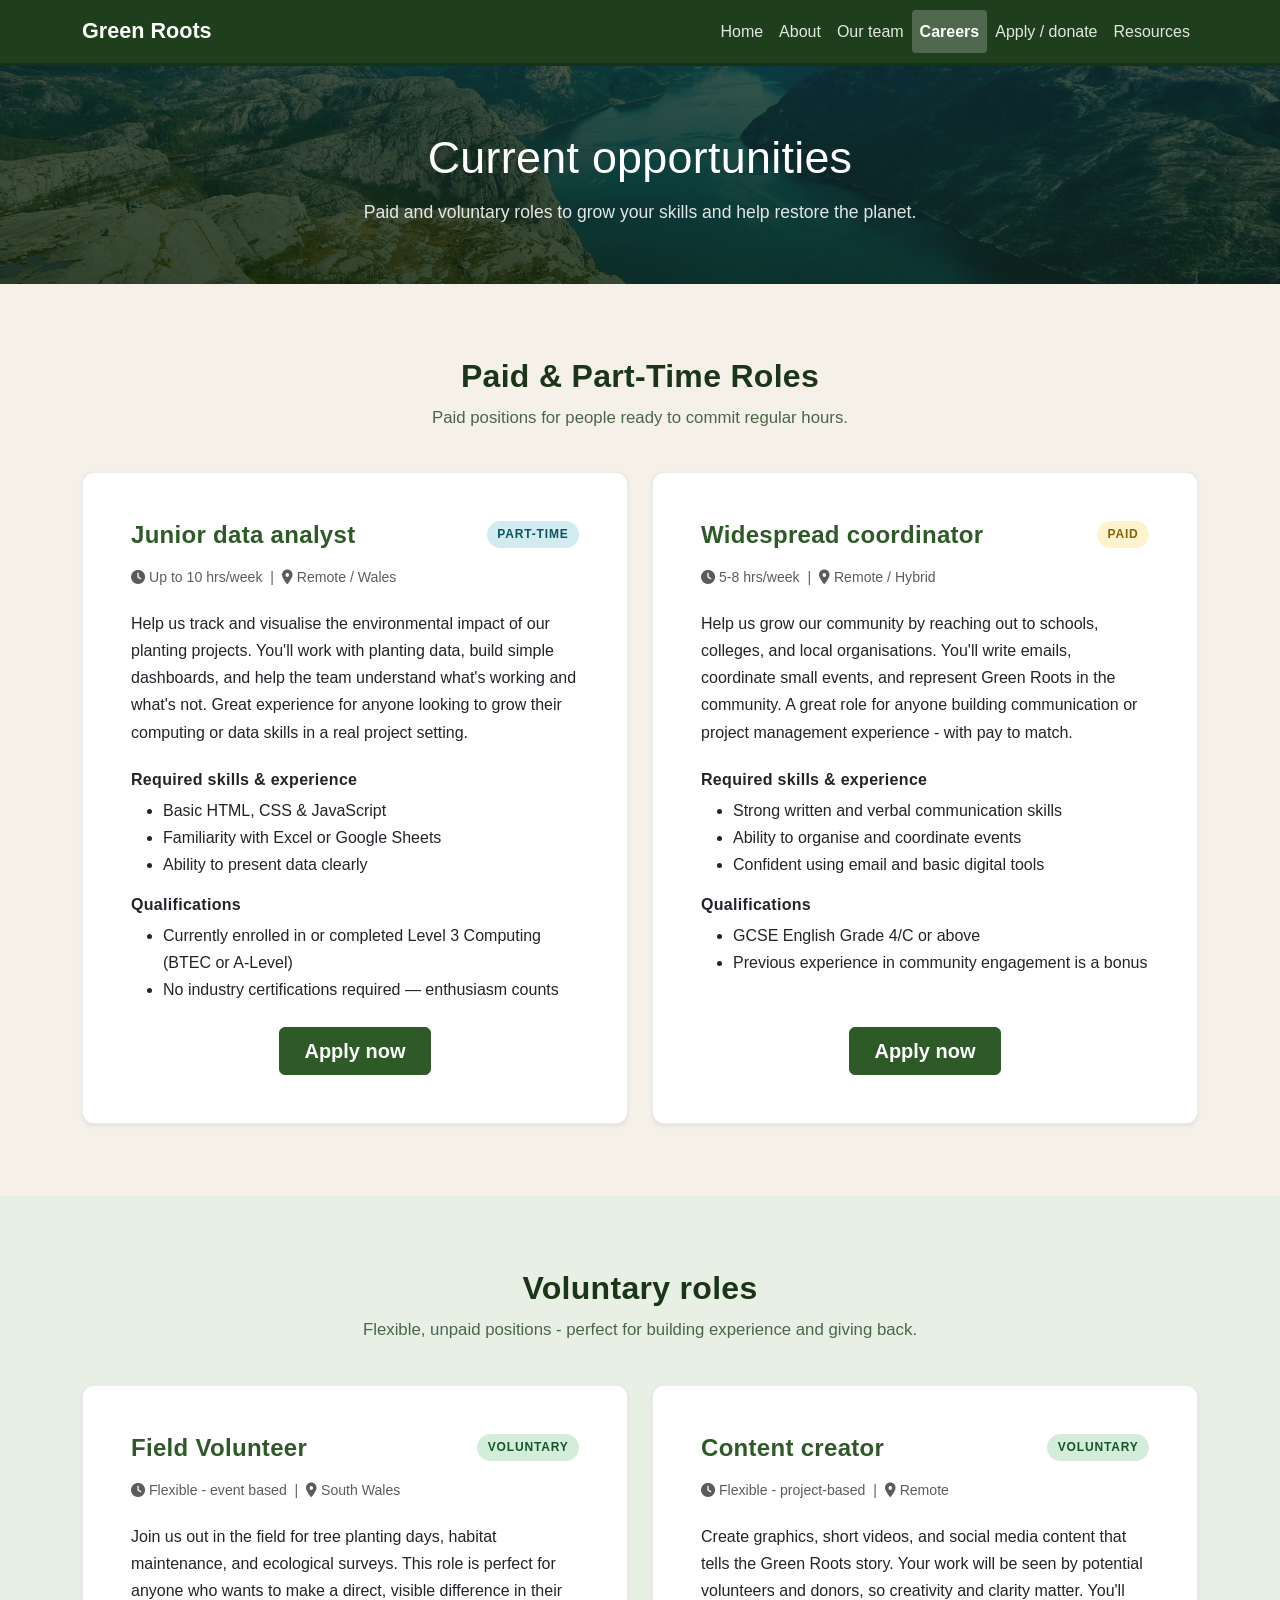
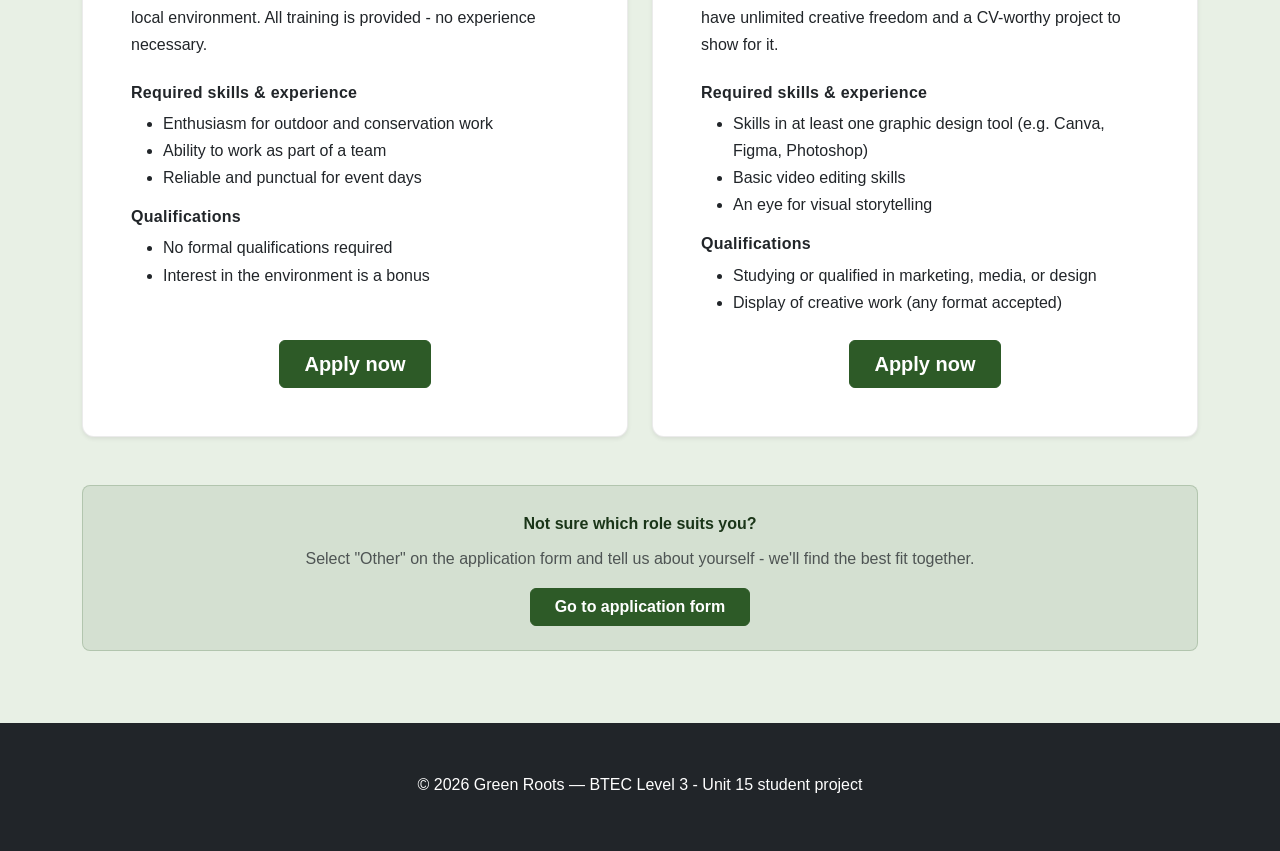
<file: html/careers.html>
<!DOCTYPE html>
<html lang="en">
<head>
    <meta charset="UTF-8">
    <meta name="viewport" content="width=device-width, initial-scale=1.0">
    <title>Careers | Green Roots</title>
    <meta name="description" content="Explore paid and voluntary roles at Green Roots — web development, field work, outreach, and content creation.">
    <link href="https://cdn.jsdelivr.net/npm/bootstrap@5.3.3/dist/css/bootstrap.min.css" rel="stylesheet">
    <link rel="stylesheet" href="https://cdnjs.cloudflare.com/ajax/libs/font-awesome/6.5.1/css/all.min.css">
    <link rel="stylesheet" href="../css/style.css">
    <link rel="icon" type="image/png" href="../images/logo.webp">
</head>
<body>
    <a class="skip-link" href="#main-content">Skip to main content</a>
    <nav class="navbar navbar-expand-lg sticky-top" role="navigation" aria-label="Main navigation">
        <div class="container">
            <a class="navbar-brand" href="../index.html" aria-label="Green Roots homepage">Green Roots</a>
            <button class="navbar-toggler" type="button" data-bs-toggle="collapse" data-bs-target="#mainNav"
                    aria-controls="mainNav" aria-expanded="false" aria-label="Toggle navigation">
                <span class="navbar-toggler-icon"></span>
            </button>
            <div class="collapse navbar-collapse" id="mainNav">
                <ul class="navbar-nav ms-auto" role="list">
                    <li class="nav-item"><a class="nav-link" href="../index.html">Home</a></li>
                    <li class="nav-item"><a class="nav-link" href="about.html">About</a></li>
                    <li class="nav-item"><a class="nav-link" href="team.html">Our team</a></li>
                    <li class="nav-item"><a class="nav-link active" aria-current="page" href="careers.html">Careers</a></li>
                    <li class="nav-item"><a class="nav-link" href="apply.html">Apply / donate</a></li>
                    <li class="nav-item"><a class="nav-link" href="resources.html">Resources</a></li>
                </ul>
            </div>
        </div>
    </nav>
    <div class="page-hero" role="banner">
        <div class="container">
            <h1>Current opportunities</h1>
            <p>Paid and voluntary roles to grow your skills and help restore the planet.</p>
        </div>
    </div>
    <main id="main-content">
        <section class="section-cream" aria-labelledby="paid-heading">
            <div class="container">
                <div class="text-center mb-4">
                    <h2 id="paid-heading" class="section-title">Paid &amp; Part-Time Roles</h2>
                    <p class="section-subtitle">Paid positions for people ready to commit regular hours.</p>
                </div>
                <div class="row g-4">
                    <div class="col-lg-6">
                        <article class="card h-100 shadow-sm" aria-label="Job role: Junior Data Analyst">
                            <div class="card-body p-4 p-md-5 d-flex flex-column">
                                <div class="d-flex align-items-start justify-content-between flex-wrap gap-2 mb-3">
                                    <h3 class="h4 fw-bold text-success mb-0">Junior data analyst</h3>
                                    <span class="career-type part-time" aria-label="Role type: Part-time">Part-time</span>
                                </div>
                                <p class="text-muted mb-1" style="font-size:0.88rem;">
                                    <i class="fas fa-clock me-1" aria-hidden="true"></i>Up to 10 hrs/week &nbsp;|&nbsp;
                                    <i class="fas fa-map-marker-alt me-1" aria-hidden="true"></i>Remote / Wales
                                </p>
                                <p class="mt-3 mb-3">
                                    Help us track and visualise the environmental impact of our planting projects.
                                    You'll work with planting data, build simple dashboards, and help the team
                                    understand what's working and what's not. Great experience for anyone looking
                                    to grow their computing or data skills in a real project setting.
                                </p>
                                <h4 class="h6 fw-bold mt-2 mb-2">Required skills &amp; experience</h4>
                                <ul class="mb-3">
                                    <li>Basic HTML, CSS &amp; JavaScript</li>
                                    <li>Familiarity with Excel or Google Sheets</li>
                                    <li>Ability to present data clearly</li>
                                </ul>
                                <h4 class="h6 fw-bold mb-2">Qualifications</h4>
                                <ul class="mb-4">
                                    <li>Currently enrolled in or completed Level 3 Computing (BTEC or A-Level)</li>
                                    <li>No industry certifications required — enthusiasm counts</li>
                                </ul>
                                <div class="mt-auto text-center">
                                    <a href="apply.html" class="btn btn-success btn-lg px-4">Apply now</a>
                                </div>
                            </div>
                        </article>
                    </div>
                    <div class="col-lg-6">
                        <article class="card h-100 shadow-sm" aria-label="Job role: Outreach Coordinator">
                            <div class="card-body p-4 p-md-5 d-flex flex-column">
                                <div class="d-flex align-items-start justify-content-between flex-wrap gap-2 mb-3">
                                    <h3 class="h4 fw-bold text-success mb-0">Widespread coordinator</h3>
                                    <span class="career-type paid" aria-label="Role type: Paid">Paid</span>
                                </div>
                                <p class="text-muted mb-1" style="font-size:0.88rem;">
                                    <i class="fas fa-clock me-1" aria-hidden="true"></i>5-8 hrs/week &nbsp;|&nbsp;
                                    <i class="fas fa-map-marker-alt me-1" aria-hidden="true"></i>Remote / Hybrid
                                </p>
                                <p class="mt-3 mb-3">
                                    Help us grow our community by reaching out to schools, colleges, and local
                                    organisations. You'll write emails, coordinate small events, and represent
                                    Green Roots in the community. A great role for anyone building communication
                                    or project management experience - with pay to match.
                                </p>
                                <h4 class="h6 fw-bold mt-2 mb-2">Required skills &amp; experience</h4>
                                <ul class="mb-3">
                                    <li>Strong written and verbal communication skills</li>
                                    <li>Ability to organise and coordinate events</li>
                                    <li>Confident using email and basic digital tools</li>
                                </ul>
                                <h4 class="h6 fw-bold mb-2">Qualifications</h4>
                                <ul class="mb-4">
                                    <li>GCSE English Grade 4/C or above</li>
                                    <li>Previous experience in community engagement is a bonus</li>
                                </ul>
                                <div class="mt-auto text-center">
                                    <a href="apply.html" class="btn btn-success btn-lg px-4">Apply now</a>
                                </div>
                            </div>
                        </article>
                    </div>
                </div>
            </div>
        </section>
        <section class="section-sage" aria-labelledby="voluntary-heading">
            <div class="container">
                <div class="text-center mb-4">
                    <h2 id="voluntary-heading" class="section-title">Voluntary roles</h2>
                    <p class="section-subtitle">Flexible, unpaid positions - perfect for building experience and giving back.</p>
                </div>
                <div class="row g-4">
                    <div class="col-lg-6">
                        <article class="card h-100 shadow-sm" aria-label="Job role: Field Volunteer">
                            <div class="card-body p-4 p-md-5 d-flex flex-column">
                                <div class="d-flex align-items-start justify-content-between flex-wrap gap-2 mb-3">
                                    <h3 class="h4 fw-bold text-success mb-0">Field Volunteer</h3>
                                    <span class="career-type voluntary" aria-label="Role type: Voluntary">Voluntary</span>
                                </div>
                                <p class="text-muted mb-1" style="font-size:0.88rem;">
                                    <i class="fas fa-clock me-1" aria-hidden="true"></i>Flexible - event based &nbsp;|&nbsp;
                                    <i class="fas fa-map-marker-alt me-1" aria-hidden="true"></i>South Wales
                                </p>
                                <p class="mt-3 mb-3">
                                    Join us out in the field for tree planting days, habitat maintenance, and
                                    ecological surveys. This role is perfect for anyone who wants to make a direct,
                                    visible difference in their local environment. All training is provided - no
                                    experience necessary.
                                </p>
                                <h4 class="h6 fw-bold mt-2 mb-2">Required skills &amp; experience</h4>
                                <ul class="mb-3">
                                    <li>Enthusiasm for outdoor and conservation work</li>
                                    <li>Ability to work as part of a team</li>
                                    <li>Reliable and punctual for event days</li>
                                </ul>
                                <h4 class="h6 fw-bold mb-2">Qualifications</h4>
                                <ul class="mb-4">
                                    <li>No formal qualifications required</li>
                                    <li>Interest in the environment is a bonus</li>
                                </ul>
                                <div class="mt-auto text-center">
                                    <a href="apply.html" class="btn btn-success btn-lg px-4">Apply now</a>
                                </div>
                            </div>
                        </article>
                    </div>
                    <div class="col-lg-6">
                        <article class="card h-100 shadow-sm" aria-label="Job role: Content Creator">
                            <div class="card-body p-4 p-md-5 d-flex flex-column">
                                <div class="d-flex align-items-start justify-content-between flex-wrap gap-2 mb-3">
                                    <h3 class="h4 fw-bold text-success mb-0">Content creator</h3>
                                    <span class="career-type voluntary" aria-label="Role type: Voluntary">Voluntary</span>
                                </div>
                                <p class="text-muted mb-1" style="font-size:0.88rem;">
                                    <i class="fas fa-clock me-1" aria-hidden="true"></i>Flexible - project-based &nbsp;|&nbsp;
                                    <i class="fas fa-map-marker-alt me-1" aria-hidden="true"></i>Remote
                                </p>
                                <p class="mt-3 mb-3">
                                    Create graphics, short videos, and social media content that tells the Green Roots
                                    story. Your work will be seen by potential volunteers and donors, so creativity
                                    and clarity matter. You'll have unlimited creative freedom and a CV-worthy
                                    project to show for it.
                                </p>
                                <h4 class="h6 fw-bold mt-2 mb-2">Required skills &amp; experience</h4>
                                <ul class="mb-3">
                                    <li>Skills in at least one graphic design tool (e.g. Canva, Figma, Photoshop)</li>
                                    <li>Basic video editing skills</li>
                                    <li>An eye for visual storytelling</li>
                                </ul>
                                <h4 class="h6 fw-bold mb-2">Qualifications</h4>
                                <ul class="mb-4">
                                    <li>Studying or qualified in marketing, media, or design</li>
                                    <li>Display of creative work (any format accepted)</li>
                                </ul>
                                <div class="mt-auto text-center">
                                    <a href="apply.html" class="btn btn-success btn-lg px-4">Apply now</a>
                                </div>
                            </div>
                        </article>
                    </div>
                </div>
                <div class="text-center mt-5 p-4 rounded-3" style="background:rgba(45,90,39,0.1); border: 1px solid rgba(45,90,39,0.2);">
                    <p class="mb-2 fw-semibold" style="color:#1a3518;">Not sure which role suits you?</p>
                    <p class="text-muted mb-3">Select "Other" on the application form and tell us about yourself - we'll find the best fit together.</p>
                    <a href="apply.html" class="btn btn-success px-4">Go to application form</a>
                </div>
            </div>
        </section>
    </main>
    <footer class="bg-dark text-white py-5 text-center">
        <div class="container">
            <p class="mb-1">&copy; 2026 Green Roots &mdash; BTEC Level 3 - Unit 15 student project</p>
        </div>
    </footer>
    <script src="https://cdn.jsdelivr.net/npm/bootstrap@5.3.3/dist/js/bootstrap.bundle.min.js"></script>
    <script src="../javascript/script.js"></script>
</body>
</html>
</file>
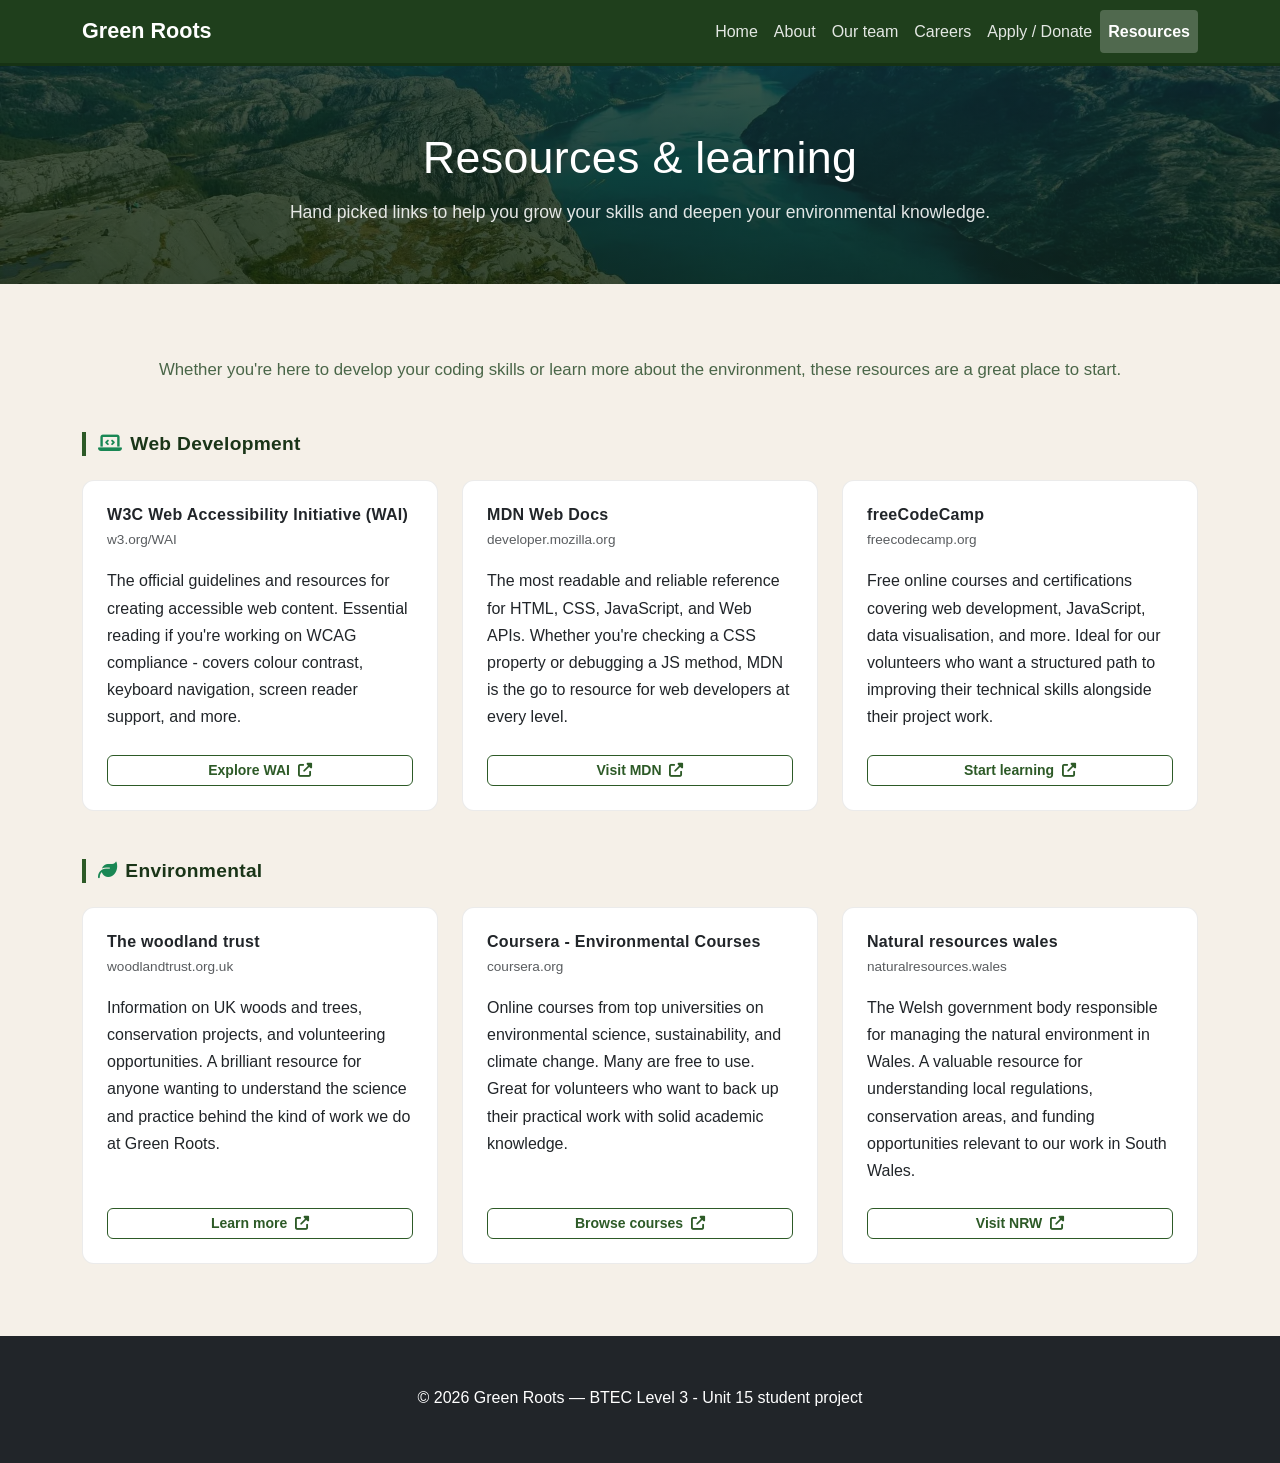
<file: html/resources.html>
<!DOCTYPE html>
<html lang="en">
<head>
    <meta charset="UTF-8">
    <meta name="viewport" content="width=device-width, initial-scale=1.0">
    <title>Resources | Green Roots</title>
    <meta name="description" content="Curated web development and environmental learning resources for Green Roots volunteers and supporters.">
    <link href="https://cdn.jsdelivr.net/npm/bootstrap@5.3.3/dist/css/bootstrap.min.css" rel="stylesheet">
    <link rel="stylesheet" href="https://cdnjs.cloudflare.com/ajax/libs/font-awesome/6.5.1/css/all.min.css">
    <link rel="stylesheet" href="../css/style.css">
    <link rel="icon" type="image/png" href="../images/logo.webp">
</head>
<body>
    <a class="skip-link" href="#main-content">Skip to main content</a>
    <nav class="navbar navbar-expand-lg sticky-top" role="navigation" aria-label="Main navigation">
        <div class="container">
            <a class="navbar-brand" href="../index.html" aria-label="Green Roots homepage">Green Roots</a>
            <button class="navbar-toggler" type="button" data-bs-toggle="collapse" data-bs-target="#mainNav"
                    aria-controls="mainNav" aria-expanded="false" aria-label="Toggle navigation">
                <span class="navbar-toggler-icon"></span>
            </button>
            <div class="collapse navbar-collapse" id="mainNav">
                <ul class="navbar-nav ms-auto" role="list">
                    <li class="nav-item"><a class="nav-link" href="../index.html">Home</a></li>
                    <li class="nav-item"><a class="nav-link" href="about.html">About</a></li>
                    <li class="nav-item"><a class="nav-link" href="team.html">Our team</a></li>
                    <li class="nav-item"><a class="nav-link" href="careers.html">Careers</a></li>
                    <li class="nav-item"><a class="nav-link" href="apply.html">Apply / Donate</a></li>
                    <li class="nav-item"><a class="nav-link active" aria-current="page" href="resources.html">Resources</a></li>
                </ul>
            </div>
        </div>
    </nav>
    <div class="page-hero" role="banner">
        <div class="container">
            <h1>Resources &amp; learning</h1>
            <p>Hand picked links to help you grow your skills and deepen your environmental knowledge.</p>
        </div>
    </div>
    <main id="main-content">
        <section class="section-cream" aria-labelledby="resources-heading">
            <div class="container">
                <p id="resources-heading" class="section-subtitle text-center mb-5">
                    Whether you're here to develop your coding skills or learn more about the environment,
                    these resources are a great place to start.
                </p>
                <div class="mb-5">
                    <h2 class="resource-category-title">
                        <i class="fas fa-laptop-code me-2 text-success" aria-hidden="true"></i>Web Development
                    </h2>
                    <div class="row g-4">
                        <div class="col-md-6 col-lg-4">
                            <article class="card h-100" aria-label="Resource: W3C Web Accessibility Initiative">
                                <div class="card-body p-4 d-flex flex-column">
                                    <h3 class="h6 fw-bold mb-1">W3C Web Accessibility Initiative (WAI)</h3>
                                    <p class="text-muted mb-3" style="font-size:0.85rem;">w3.org/WAI</p>
                                    <p class="mb-4 flex-grow-1">
                                        The official guidelines and resources for creating accessible web content.
                                        Essential reading if you're working on WCAG compliance - covers colour contrast,
                                        keyboard navigation, screen reader support, and more.
                                    </p>
                                    <a href="https://www.w3.org/WAI/"
                                       target="_blank"
                                       rel="noopener noreferrer"
                                       class="btn btn-outline-success btn-sm"
                                       aria-label="Explore W3C WAI (opens in new tab)">
                                        Explore WAI <i class="fas fa-external-link-alt ms-1" aria-hidden="true"></i>
                                    </a>
                                </div>
                            </article>
                        </div>
                        <div class="col-md-6 col-lg-4">
                            <article class="card h-100" aria-label="Resource: MDN Web Docs">
                                <div class="card-body p-4 d-flex flex-column">
                                    <h3 class="h6 fw-bold mb-1">MDN Web Docs</h3>
                                    <p class="text-muted mb-3" style="font-size:0.85rem;">developer.mozilla.org</p>
                                    <p class="mb-4 flex-grow-1">
                                        The most readable and reliable reference for HTML, CSS, JavaScript, and
                                        Web APIs. Whether you're checking a CSS property or debugging a JS method,
                                        MDN is the go to resource for web developers at every level.
                                    </p>
                                    <a href="https://developer.mozilla.org/"
                                       target="_blank"
                                       rel="noopener noreferrer"
                                       class="btn btn-outline-success btn-sm"
                                       aria-label="Visit MDN Web Docs (opens in new tab)">
                                        Visit MDN <i class="fas fa-external-link-alt ms-1" aria-hidden="true"></i>
                                    </a>
                                </div>
                            </article>
                        </div>
                        <div class="col-md-6 col-lg-4">
                            <article class="card h-100" aria-label="Resource: freeCodeCamp">
                                <div class="card-body p-4 d-flex flex-column">
                                    <h3 class="h6 fw-bold mb-1">freeCodeCamp</h3>
                                    <p class="text-muted mb-3" style="font-size:0.85rem;">freecodecamp.org</p>
                                    <p class="mb-4 flex-grow-1">
                                        Free online courses and certifications covering web development, JavaScript,
                                        data visualisation, and more. Ideal for our volunteers who want a structured
                                        path to improving their technical skills alongside their project work.
                                    </p>
                                    <a href="https://www.freecodecamp.org/"
                                       target="_blank"
                                       rel="noopener noreferrer"
                                       class="btn btn-outline-success btn-sm"
                                       aria-label="Start learning on freeCodeCamp (opens in new tab)">
                                        Start learning <i class="fas fa-external-link-alt ms-1" aria-hidden="true"></i>
                                    </a>
                                </div>
                            </article>
                        </div>
                    </div>
                </div>
                <div>
                    <h2 class="resource-category-title">
                        <i class="fas fa-leaf me-2 text-success" aria-hidden="true"></i>Environmental
                    </h2>
                    <div class="row g-4">
                        <div class="col-md-6 col-lg-4">
                            <article class="card h-100" aria-label="Resource: Woodland Trust">
                                <div class="card-body p-4 d-flex flex-column">
                                    <h3 class="h6 fw-bold mb-1">The woodland trust</h3>
                                    <p class="text-muted mb-3" style="font-size:0.85rem;">woodlandtrust.org.uk</p>
                                    <p class="mb-4 flex-grow-1">
                                        Information on UK woods and trees, conservation projects, and volunteering
                                        opportunities. A brilliant resource for anyone wanting to understand the
                                        science and practice behind the kind of work we do at Green Roots.
                                    </p>
                                    <a href="https://www.woodlandtrust.org.uk/"
                                       target="_blank"
                                       rel="noopener noreferrer"
                                       class="btn btn-outline-success btn-sm"
                                       aria-label="Learn more at the Woodland Trust (opens in new tab)">
                                        Learn more <i class="fas fa-external-link-alt ms-1" aria-hidden="true"></i>
                                    </a>
                                </div>
                            </article>
                        </div>
                        <div class="col-md-6 col-lg-4">
                            <article class="card h-100" aria-label="Resource: Coursera Environmental Courses">
                                <div class="card-body p-4 d-flex flex-column">
                                    <h3 class="h6 fw-bold mb-1">Coursera - Environmental Courses</h3>
                                    <p class="text-muted mb-3" style="font-size:0.85rem;">coursera.org</p>
                                    <p class="mb-4 flex-grow-1">
                                        Online courses from top universities on environmental science, sustainability,
                                        and climate change. Many are free to use. Great for volunteers who want to
                                        back up their practical work with solid academic knowledge.
                                    </p>
                                    <a href="https://www.coursera.org/browse/physical-science-and-engineering/environmental-science-and-sustainability"
                                       target="_blank"
                                       rel="noopener noreferrer"
                                       class="btn btn-outline-success btn-sm"
                                       aria-label="Browse environmental courses on Coursera (opens in new tab)">
                                        Browse courses <i class="fas fa-external-link-alt ms-1" aria-hidden="true"></i>
                                    </a>
                                </div>
                            </article>
                        </div>
                        <div class="col-md-6 col-lg-4">
                            <article class="card h-100" aria-label="Resource: Natural Resources Wales">
                                <div class="card-body p-4 d-flex flex-column">
                                    <h3 class="h6 fw-bold mb-1">Natural resources wales</h3>
                                    <p class="text-muted mb-3" style="font-size:0.85rem;">naturalresources.wales</p>
                                    <p class="mb-4 flex-grow-1">
                                        The Welsh government body responsible for managing the natural environment in
                                        Wales. A valuable resource for understanding local regulations, conservation
                                        areas, and funding opportunities relevant to our work in South Wales.
                                    </p>
                                    <a href="https://naturalresources.wales/"
                                       target="_blank"
                                       rel="noopener noreferrer"
                                       class="btn btn-outline-success btn-sm"
                                       aria-label="Visit Natural Resources Wales (opens in new tab)">
                                        Visit NRW <i class="fas fa-external-link-alt ms-1" aria-hidden="true"></i>
                                    </a>
                                </div>
                            </article>
                        </div>
                    </div>
                </div>
            </div>
        </section>
    </main>
    <footer class="bg-dark text-white py-5 text-center">
        <div class="container">
            <p class="mb-1">&copy; 2026 Green Roots &mdash; BTEC Level 3 - Unit 15 student project</p>
        </div>
    </footer>
    <script src="https://cdn.jsdelivr.net/npm/bootstrap@5.3.3/dist/js/bootstrap.bundle.min.js"></script>
    <script src="../javascript/script.js"></script>
</body>
</html>
</file>
<file: css/style.css>
.skip-link {
    position: absolute;
    top: -100px;
    left: 1rem;
    background: #2D5A27;
    color: #fff;
    padding: 0.5rem 1.25rem;
    border-radius: 0 0 6px 6px;
    font-weight: 600;
    z-index: 9999;
    transition: top 0.2s;
    text-decoration: none;
}
.skip-link:focus { top: 0; color: #fff; }

*, *::before, *::after { box-sizing: border-box; }

body {
    font-family: 'Segoe UI', Roboto, Helvetica, Arial, sans-serif;
    font-size: 1rem;
    line-height: 1.7;
    color: #212529;
    background-color: #2D5A27;
    min-height: 100vh;
    display: flex;
    flex-direction: column;
}

img { max-width: 100%; height: auto; display: block; }

:focus-visible {
    outline: 3px solid #f5c842;
    outline-offset: 3px;
    border-radius: 3px;
}

h1, h2, h3, h4, h5, h6 {
    line-height: 1.25;
    letter-spacing: 0.3px;
}

.navbar {
    background-color: #1f3f1c !important;
    border-bottom: 3px solid #163214;
}
.navbar-brand {
    font-size: 1.35rem;
    font-weight: 700;
    color: #fff !important;
}
.nav-link {
    color: rgba(255,255,255,0.88) !important;
    font-weight: 500;
    padding: 0.5rem 0.75rem;
    border-radius: 4px;
    transition: background 0.2s, color 0.2s;
}
.nav-link:hover,
.nav-link:focus {
    color: #fff !important;
    background-color: rgba(255,255,255,0.15);
}
.nav-link.active {
    color: #fff !important;
    background-color: rgba(255,255,255,0.22);
    font-weight: 700;
}
@media (max-width: 991.98px) {
    .navbar-collapse {
        background-color: #1a3518;
        padding: 1rem;
        border-radius: 0.5rem;
        margin-top: 0.5rem;
    }
}

.hero {
    background: linear-gradient(rgba(15,35,12,0.68), rgba(15,35,12,0.76)),
                url('../images/hero.webp') center/cover no-repeat;
    min-height: 82vh;
    color: #fff;
    display: flex;
    align-items: center;
}
.hero h1 { color: #fff; text-shadow: 0 2px 8px rgba(0,0,0,0.4); }
.hero p  { color: rgba(255,255,255,0.92); }

.page-hero {
    background: linear-gradient(rgba(15,35,12,0.74), rgba(15,35,12,0.82)),
                url('../images/hero.webp') center/cover no-repeat;
    padding: 4rem 0 3.5rem;
    color: #fff;
    text-align: center;
}
.page-hero h1 { color: #fff; font-size: clamp(1.8rem, 4vw, 2.8rem); margin: 0; }
.page-hero p  { color: rgba(255,255,255,0.88); margin: 0.75rem 0 0; font-size: 1.1rem; }

section { padding: 4.5rem 0; }

.section-cream {
    background-color: #f5f0e8;
    color: #212529;
}

.section-sage {
    background-color: #e8f0e5;
    color: #212529;
}

.section-forest {
    background-color: #1f3f1c;
    color: #f0f5ef;
}
.section-forest .section-title { color: #fff; }
.section-forest .section-subtitle { color: rgba(255,255,255,0.75); }
.section-forest .stat-card { background: rgba(255,255,255,0.08); border-color: rgba(255,255,255,0.15); }
.section-forest .stat-card .stat-number { color: #a8d5a2; }
.section-forest .stat-card .stat-label  { color: rgba(255,255,255,0.7); }

.section-earth {
    background-color: #3a2e1e;
    color: #f0ece4;
}
.section-earth .section-title { color: #f0ece4; }
.section-earth .section-subtitle { color: rgba(240,236,228,0.75); }

.section-title {
    font-size: clamp(1.5rem, 3vw, 2rem);
    font-weight: 700;
    color: #1a3518;
    margin-bottom: 0.5rem;
}
.section-subtitle {
    color: #4a6648;
    font-size: 1.05rem;
    margin-bottom: 2.5rem;
}

.card {
    background-color: #fff;
    color: #212529;
    border: 1px solid rgba(0,0,0,0.08);
    border-radius: 12px;
    transition: transform 0.25s ease, box-shadow 0.25s ease;
}
.card:hover {
    transform: translateY(-5px);
    box-shadow: 0 12px 28px rgba(0,0,0,0.14) !important;
}
.card-img-top {
    border-radius: 12px 12px 0 0;
    height: 220px;
    object-fit: cover;
    object-position: top;
}
.card .card-body h5,
.card .card-body h3,
.card .card-body p { color: #212529; }
.card .text-success { color: #2D5A27 !important; }
.role-badge {
    display: inline-block;
    background: #d6e8d4;
    color: #1f3f1c;
    font-size: 0.78rem;
    font-weight: 700;
    text-transform: uppercase;
    letter-spacing: 0.06em;
    padding: 0.25rem 0.65rem;
    border-radius: 50px;
    margin-bottom: 0.5rem;
}
.impact-box {
    border: 2px solid #2D5A27;
    background-color: #fff;
    color: #212529;
    border-radius: 12px;
}
.impact-box h4 { color: #2D5A27; }
.impact-box .display-1 { color: #2D5A27; font-weight: 800; }
.impact-box p  { color: #4a6648; }
.stat-card {
    background: rgba(255,255,255,0.12);
    border: 1px solid rgba(255,255,255,0.2);
    border-radius: 12px;
    padding: 1.75rem 1.5rem;
    text-align: center;
}
.stat-card .stat-number {
    font-size: 2.5rem;
    font-weight: 800;
    color: #a8d5a2;
    line-height: 1;
}
.stat-card .stat-label {
    color: rgba(255,255,255,0.72);
    font-size: 0.92rem;
    margin-top: 0.4rem;
}
.btn-success {
    background-color: #2D5A27;
    border-color: #2D5A27;
    color: #fff;
    font-weight: 600;
}
.btn-success:hover, .btn-success:focus {
    background-color: #1f3f1c;
    border-color: #1f3f1c;
    color: #fff;
}
.btn-outline-success {
    color: #2D5A27;
    border-color: #2D5A27;
    font-weight: 600;
}
.btn-outline-success:hover, .btn-outline-success:focus {
    background-color: #2D5A27;
    color: #fff;
}
.btn-outline-light:hover, .btn-outline-light:focus {
    background-color: rgba(255,255,255,0.15);
    color: #fff;
}
.btn { border-radius: 6px; transition: all 0.2s ease; }
.resource-category-title {
    font-size: 1.2rem;
    font-weight: 700;
    color: #1a3518;
    border-left: 4px solid #2D5A27;
    padding-left: 0.75rem;
    margin-bottom: 1.5rem;
}
.career-type {
    font-size: 0.75rem;
    font-weight: 700;
    text-transform: uppercase;
    letter-spacing: 0.07em;
    padding: 0.2rem 0.65rem;
    border-radius: 50px;
}
.career-type.voluntary  { background: #d4edda; color: #155724; }
.career-type.part-time  { background: #d1ecf1; color: #0c5460; }
.career-type.paid       { background: #fff3cd; color: #856404; }
.values-list { list-style: none; padding: 0; margin: 0; }
.values-list li {
    padding: 0.6rem 0;
    border-bottom: 1px solid rgba(0,0,0,0.07);
    display: flex;
    align-items: flex-start;
    gap: 0.75rem;
    color: #333;
    font-size: 1rem;
}
.values-list li:last-child { border-bottom: none; }
.values-list .icon { color: #2D5A27; font-size: 1.1rem; flex-shrink: 0; margin-top: 2px; }
.form-label { font-weight: 600; color: #1a3518; margin-bottom: 0.3rem; }
.form-control:focus, .form-select:focus {
    border-color: #2D5A27;
    box-shadow: 0 0 0 0.2rem rgba(45,90,39,0.25);
}
#applicationForm.card { background-color: #fff; color: #212529; }

.required-star { color: #dc3545; margin-left: 3px; font-weight: 700; }
.form-control.is-valid, .form-select.is-valid {
    border-color: #198754; background-image: none;
    box-shadow: 0 0 0 0.2rem rgba(25,135,84,0.15);
}
.form-control.is-invalid, .form-select.is-invalid {
    border-color: #dc3545; background-image: none;
    box-shadow: 0 0 0 0.2rem rgba(220,53,69,0.15);
}
.field-error { display: none; font-size: 0.82rem; color: #dc3545; margin-top: 0.25rem; }
.field-error.visible { display: block; }
.form-help { font-size: 0.82rem; color: #6c757d; margin-top: 0.25rem; }

#submitBtn { transition: all 0.25s ease; }
#submitBtn:not(:disabled):hover { transform: translateY(-2px); box-shadow: 0 6px 18px rgba(45,90,39,0.35); }
#submitBtn:disabled { opacity: 0.75; cursor: not-allowed; }
.btn-spinner {
    display: none; width: 1rem; height: 1rem;
    border: 2px solid rgba(255,255,255,0.5); border-top-color: #fff;
    border-radius: 50%; animation: spin 0.65s linear infinite;
    margin-right: 0.5rem; vertical-align: middle;
}
@keyframes spin { to { transform: rotate(360deg); } }
.btn-spinner.active { display: inline-block; }
#fileDisplay { font-size: 0.82rem; color: #6c757d; margin-top: 0.3rem; }
#fileDisplay.has-file { color: #198754; font-weight: 500; }

.form-field-wrap {
    overflow: hidden;
    transition: max-height 0.35s ease, opacity 0.3s ease;
    max-height: 400px; opacity: 1;
}
.form-field-wrap.hidden { max-height: 0; opacity: 0; pointer-events: none; }
.success-overlay {
    position: fixed; top: 0; left: 0;
    width: 100%; height: 100%;
    background: rgba(0,0,0,0.72);
    backdrop-filter: blur(8px);
    display: flex; justify-content: center; align-items: center;
    z-index: 2000; animation: fadeIn 0.3s ease;
}
.success-overlay.d-none { display: none !important; }
@keyframes fadeIn { from { opacity: 0; } to { opacity: 1; } }
@keyframes scaleIn { from { opacity: 0; transform: scale(0.85); } to { opacity: 1; transform: scale(1); } }
.success-card {
    background: #fff; border-radius: 20px;
    max-width: 520px; width: 90%;
    animation: scaleIn 0.35s cubic-bezier(0.34,1.56,0.64,1);
}

#errorMsg { background-color: #f8d7da; border: 1px solid #f5c2c7; color: #842029; }

footer { color: #f8f9fa; margin-top: auto; background-color: #111 !important; }

@media (max-width: 767.98px) {
    .hero { min-height: 55vh; }
    section { padding: 3rem 0; }
    .btn-lg { width: 100%; margin-bottom: 0.75rem; }
    .btn-lg:last-child { margin-bottom: 0; }
    .card-img-top { height: 180px; }
}
@media (max-width: 575.98px) {
    .hero { min-height: 45vh; }
}
</file>
